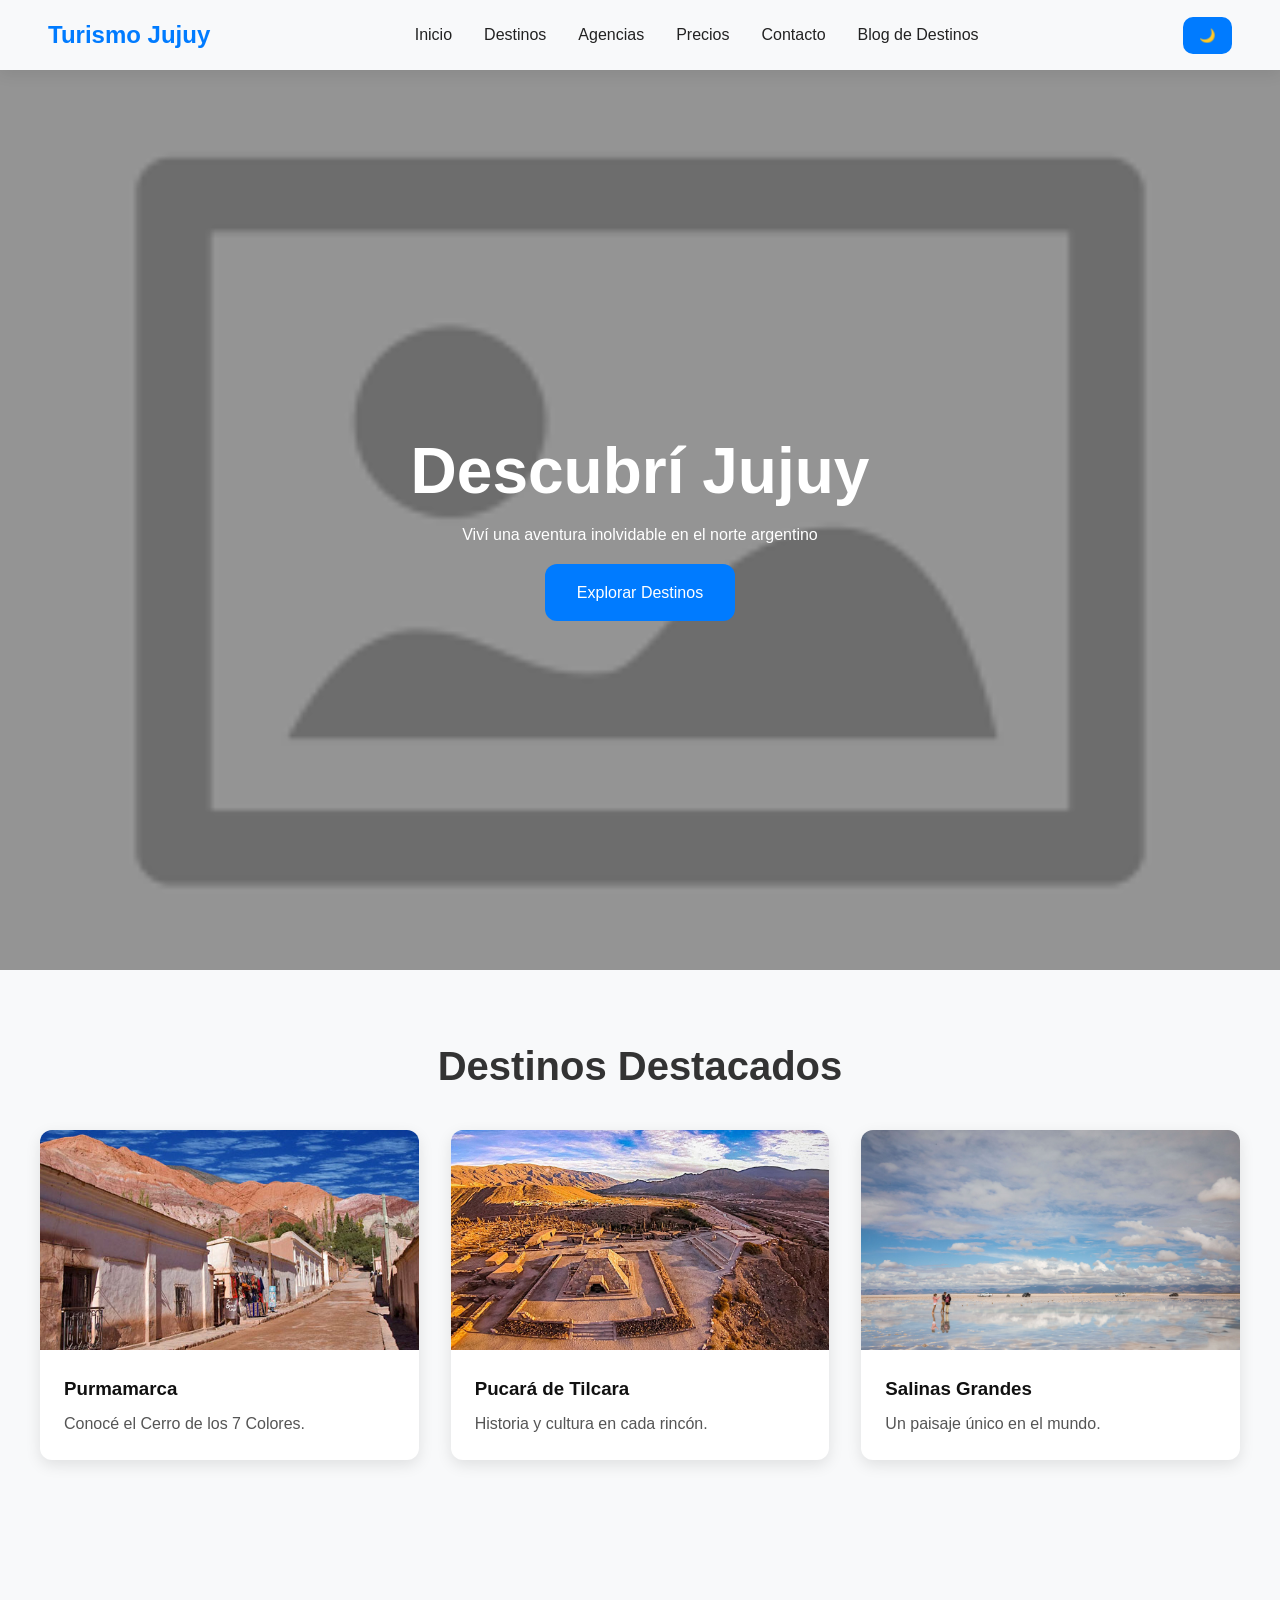
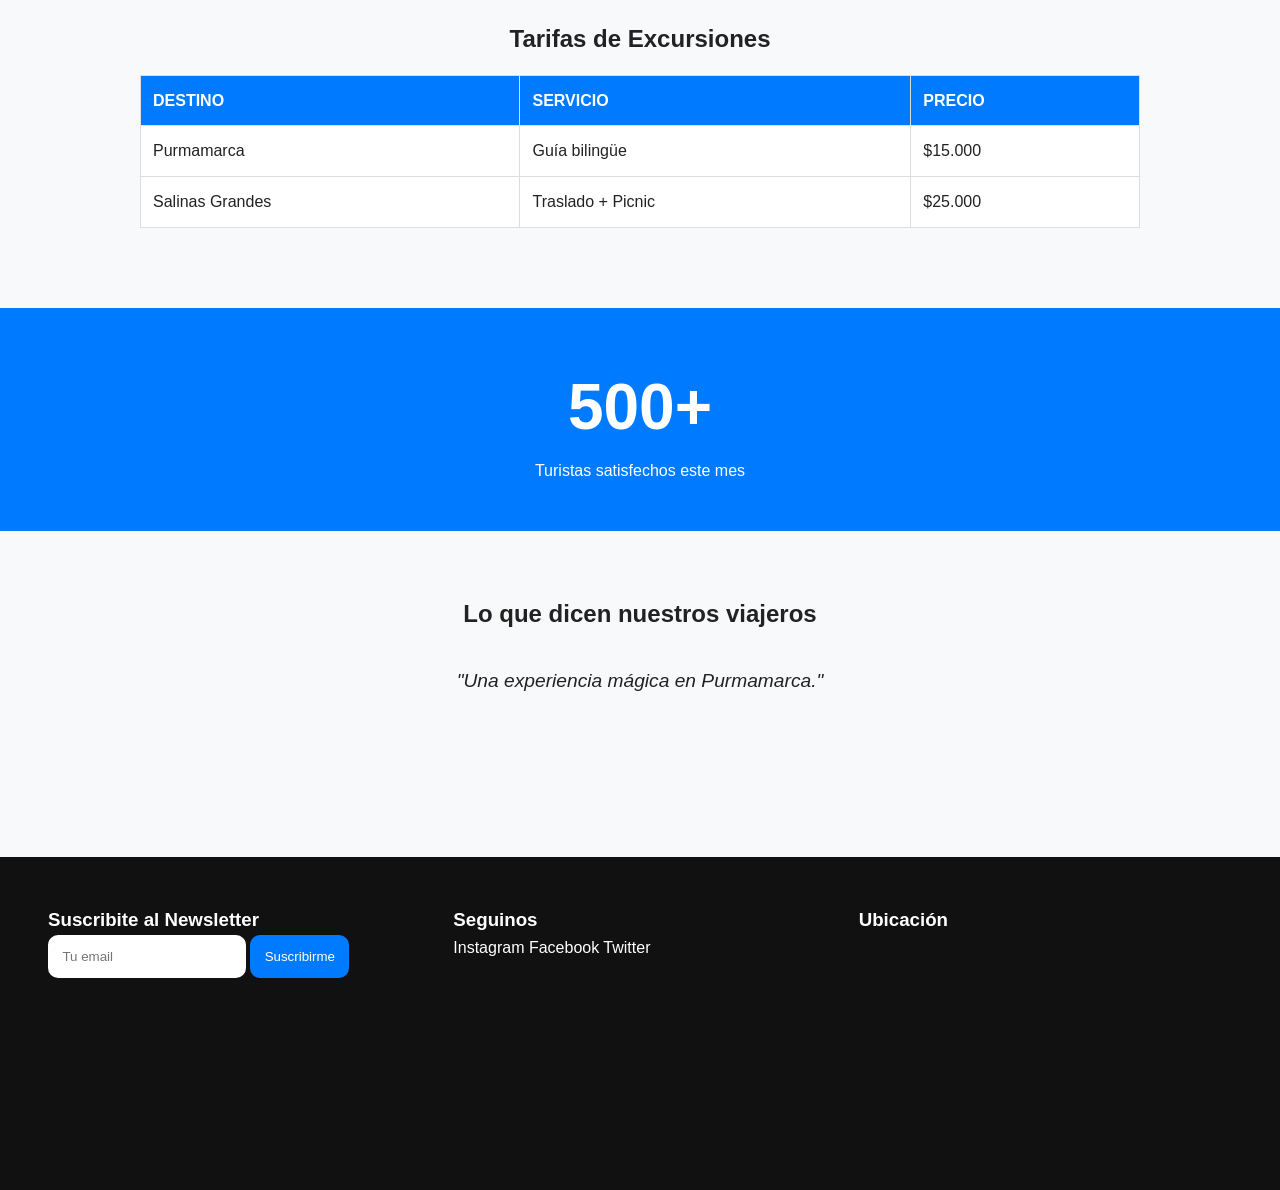
<file: proyecto/views/index.html>
<!DOCTYPE html>
<html lang="es">

<head>
    <meta charset="UTF-8">
    <meta name="viewport" content="width=device-width, initial-scale=1.0">
    <title>Turismo Jujuy</title>

    <link rel="stylesheet" href="../styles/global.css">
    <link rel="stylesheet" href="../styles/index.css">
</head>

<body>
    <!-- HEADER -->
    <header class="header">
        <div class="logo">Turismo Jujuy</div>

        <nav class="navbar">
            <ul class="menu">
                <li><a href="index.html">Inicio</a></li>

                <li class="dropdown">
                    <a href="destinos.html">Destinos</a>

                    <div class="mega-menu">
                        <a href="destinos.html#cultural">Cultural</a>
                        <a href="destinos.html#naturaleza">Naturaleza</a>
                        <a href="destinos.html#playa">Sol y Playa</a>
                        <a href="destinos.html#gastronomia">Gastronomía</a>
                    </div>
                </li>

                <li><a href="agencias.html">Agencias</a></li>
                <li><a href="precios.html">Precios</a></li>
                <li><a href="contacto.html">Contacto</a></li>
                <li><a href="blog.html">Blog de Destinos</a></li>
            </ul>
        </nav>

        <button id="dark-toggle">🌙</button>
    </header>

    <!-- HERO -->
    <section class="hero">
        <video autoplay muted loop playsinline poster="../resources/images/placeholder.png" class="hero-video">
            <source src="../resources/videos/VideoJujuy.mp4.mp4" type="video/mp4">
            Tu navegador no soporta videos.
        </video>

        <div class="hero-overlay">
            <h1>Descubrí Jujuy</h1>
            <p>Viví una aventura inolvidable en el norte argentino</p>
            <a href="destinos.html" class="btn">Explorar Destinos</a>
        </div>
    </section>

    <!-- DESTINOS DESTACADOS -->
    <section class="destacados">
        <h2>Destinos Destacados</h2>

        <div class="cards-container">

            <article class="card">
                <img src="../resources/images/quebrada_de_humahuaca-purmamarca.jpg" alt="Purmamarca">
                <div class="card-content">
                    <h3>Purmamarca</h3>
                    <p>Conocé el Cerro de los 7 Colores.</p>
                </div>
            </article>

            <article class="card">
                <img src="../resources/images/Pucara tilcara.jpg" alt="Humahuaca">
                <div class="card-content">
                    <h3>Pucará de Tilcara</h3>
                    <p>Historia y cultura en cada rincón.</p>
                </div>
            </article>

            <article class="card">
                <img src="../resources/images/Salinasgrandes.jpg" alt="Salinas Grandes">
                <div class="card-content">
                    <h3>Salinas Grandes</h3>
                    <p>Un paisaje único en el mundo.</p>
                </div>
            </article>

        </div>
    </section>
    <!-- TABLA -->
    <section class="precios-referenciales">
        <h2 style="text-align: center; margin-top: 2rem;">Tarifas de Excursiones</h2>
        <table style="width: 100%; border-collapse: collapse; margin: 1rem auto; max-width: 1000px;">
            <thead>
                <tr style="background-color: #007bff; color: white;">
                    <th style="border: 1px solid #ddd; padding: 12px; text-align: left;">Destino</th>
                    <th style="border: 1px solid #ddd; padding: 12px; text-align: left;">Servicio</th>
                    <th style="border: 1px solid #ddd; padding: 12px; text-align: left;">Precio</th>
                </tr>
            </thead>
            <tbody>
                <tr>
                    <td style="border: 1px solid #ddd; padding: 12px;">Purmamarca</td>
                    <td style="border: 1px solid #ddd; padding: 12px;">Guía bilingüe</td>
                    <td style="border: 1px solid #ddd; padding: 12px;">$15.000</td>
                </tr>
                <tr>
                    <td style="border: 1px solid #ddd; padding: 12px;">Salinas Grandes</td>
                    <td style="border: 1px solid #ddd; padding: 12px;">Traslado + Picnic</td>
                    <td style="border: 1px solid #ddd; padding: 12px;">$25.000</td>
                </tr>
            </tbody>
        </table>
    </section>
    <!-- CONTADOR -->
    <section class="contador-section">
        <div class="counter-box">
            <span class="counter">500+</span>
            <p>Turistas satisfechos este mes</p>
        </div>
    </section>

    <!-- TESTIMONIOS -->
    <section class="testimonios">
        <h2>Lo que dicen nuestros viajeros</h2>

        <div class="carousel">
            <div class="slides">
                <div class="testimonial">"Una experiencia mágica en Purmamarca."</div>
                <div class="testimonial">"Paisajes increíbles y excelente atención."</div>
                <div class="testimonial">"Definitivamente volvería otra vez."</div>
            </div>
        </div>
    </section>

    <!-- FOOTER -->
    <footer class="footer">

        <div class="newsletter">
            <h3>Suscribite al Newsletter</h3>
            <form>
                <input type="email" placeholder="Tu email" required>
                <button type="submit">Suscribirme</button>
            </form>
        </div>

        <div class="social">
            <h3>Seguinos</h3>
            <a href="#">Instagram</a>
            <a href="#">Facebook</a>
            <a href="#">Twitter</a>
        </div>

        <div class="map">
            <h3>Ubicación</h3>
            <iframe
                src="https://www.google.com/maps/embed?pb=!1m18!1m12!1m3!1d14559.728864700057!2d-65.3087289!3d-24.1784967!2m3!1f0!2f0!3f0!3m2!1i1024!2i768!4f13.1!3m3!1m2!1s0x940d021665a5893d%3A0x627d3c01c107452d!2sSan%20Salvador%20de%20Jujuy%2C%20Jujuy!5e0!3m2!1ses!2sar!4v1713000000000!5m2!1ses!2sar"
                width="100%" height="200" style="border:0;" allowfullscreen="" loading="lazy"></iframe>
        </div>

    </footer>


    <script src="../resources/scripts/darkmode.js"></script>

</body>

</html>
</file>
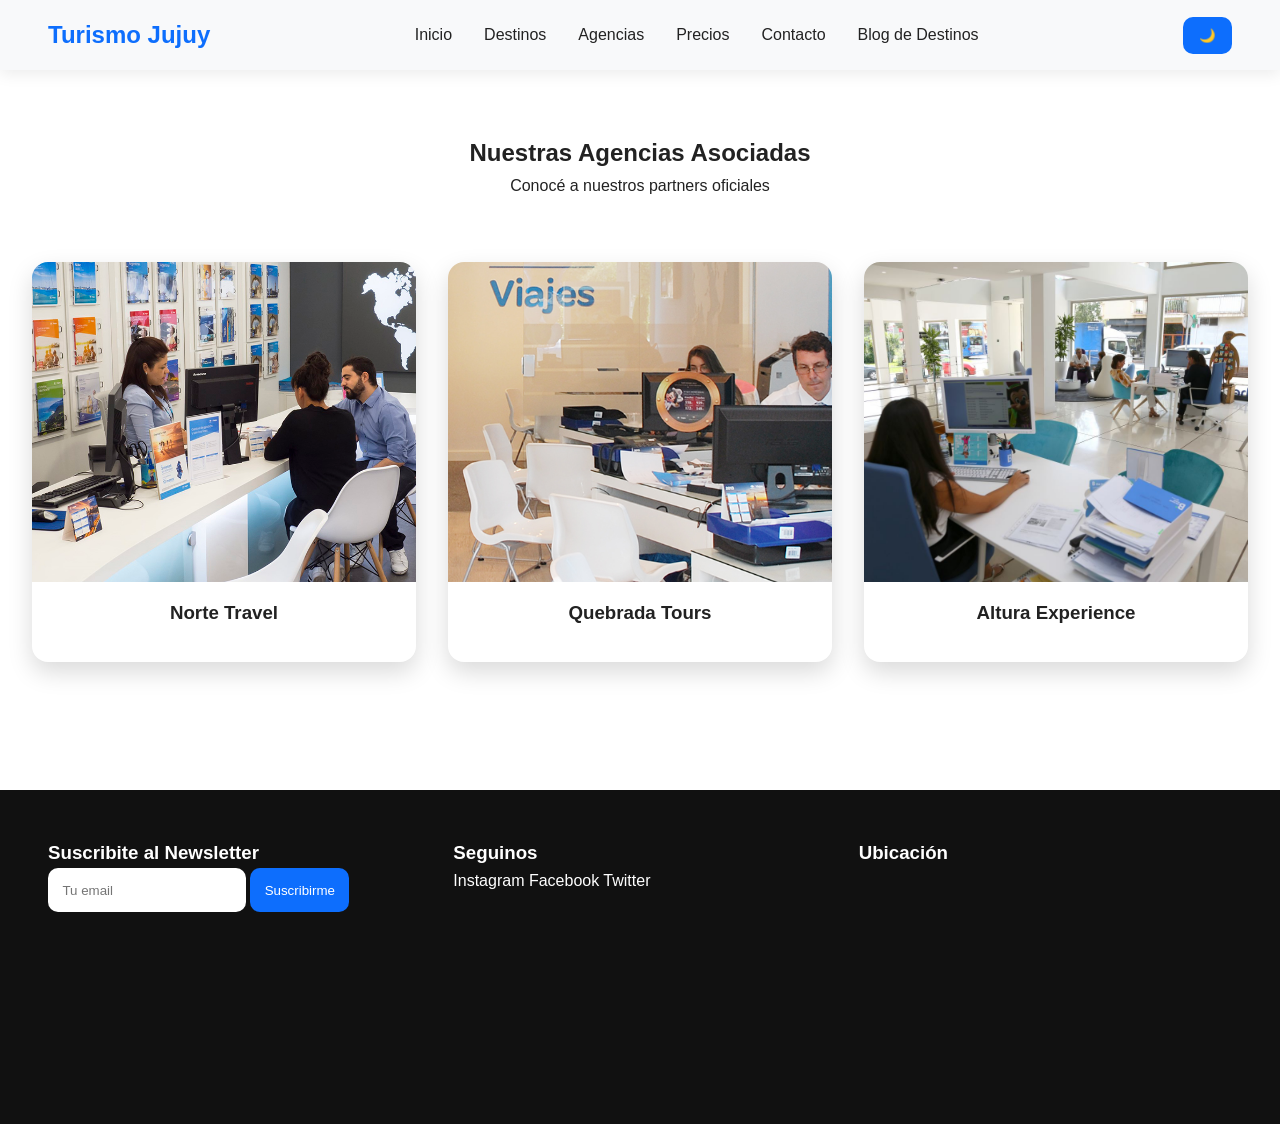
<file: proyecto/views/agencias.html>
<!DOCTYPE html>
<html lang="es">

<head>
    <meta charset="UTF-8">
    <meta name="viewport" content="width=device-width, initial-scale=1.0">
    <title>Agencias</title>

    <link rel="stylesheet" href="../styles/agencias.css">
    <link rel="stylesheet" href="../styles/global.css">
</head>

<body>

    <header class="header">
        <div class="logo">Turismo Jujuy</div>

        <nav class="navbar">
            <ul class="menu">
                <li><a href="index.html">Inicio</a></li>

                <li class="dropdown">
                    <a href="destinos.html">Destinos</a>

                    <div class="mega-menu">
                        <a href="destinos.html#cultural">Cultural</a>
                        <a href="destinos.html#naturaleza">Naturaleza</a>
                        <a href="destinos.html#playa">Sol y Playa</a>
                        <a href="destinos.html#gastronomia">Gastronomía</a>
                    </div>
                </li>

                <li><a href="agencias.html">Agencias</a></li>
                <li><a href="precios.html">Precios</a></li>
                <li><a href="contacto.html">Contacto</a></li>
                <li><a href="blog.html">Blog de Destinos</a></li>
            </ul>
        </nav>

        <button id="dark-toggle">🌙</button>
    </header>

    <main class="agencias-page">

        <section class="agencias-hero">
            <h1>Nuestras Agencias Asociadas</h1>
            <p>Conocé a nuestros partners oficiales</p>
        </section>

        <section class="agencias-grid">

            <!-- Agencia 1 -->
            <article class="flip-card">
                <div class="flip-inner">

                    <div class="flip-front">
                        <img src="../resources/images/nortetravel.jpg" alt="Agencia Norte Travel">
                        <h3>Norte Travel</h3>
                    </div>

                    <div class="flip-back">
                        <h3>Norte Travel</h3>
                        <p>Especialistas en turismo de aventura.</p>
                        <p>+15 años de experiencia.</p>

                        <div class="rating">
                            <span>★</span><span>★</span><span>★</span><span>★</span><span>★</span>
                        </div>
                    </div>

                </div>
            </article>


            <!-- Agencia 2 -->
            <article class="flip-card">
                <div class="flip-inner">

                    <div class="flip-front">
                        <img src="../resources/images/quebradatour.jpg" alt="Agencia Quebrada Tours">
                        <h3>Quebrada Tours</h3>
                    </div>

                    <div class="flip-back">
                        <h3>Quebrada Tours</h3>
                        <p>Recorridos culturales premium.</p>
                        <p>Guías certificados.</p>

                        <div class="rating">
                            <span>★</span><span>★</span><span>★</span><span>★</span><span>★</span>
                        </div>
                    </div>

                </div>
            </article>


            <!-- Agencia 3 -->
            <article class="flip-card">
                <div class="flip-inner">

                    <div class="flip-front">
                        <img src="../resources/images/altura.jpg" alt="Agencia Altura Experience">
                        <h3>Altura Experience</h3>
                    </div>

                    <div class="flip-back">
                        <h3>Altura Experience</h3>
                        <p>Excursiones de montaña y trekking.</p>
                        <p>Paquetes personalizados.</p>

                        <div class="rating">
                            <span>★</span><span>★</span><span>★</span><span>★</span><span>★</span>
                        </div>
                    </div>

                </div>
            </article>

        </section>

    </main>

    <footer class="footer">

        <div class="newsletter">
            <h3>Suscribite al Newsletter</h3>
            <form>
                <input type="email" placeholder="Tu email" required>
                <button type="submit">Suscribirme</button>
            </form>
        </div>

        <div class="social">
            <h3>Seguinos</h3>
            <a href="#">Instagram</a>
            <a href="#">Facebook</a>
            <a href="#">Twitter</a>
        </div>

        <div class="map">
            <h3>Ubicación</h3>
            <iframe src="https://www.google.com/maps/embed?pb=!1m18..." loading="lazy">
            </iframe>
        </div>

    </footer>


    <script src="../resources/scripts/darkmode.js"></script>

</body>

</html>
</file>
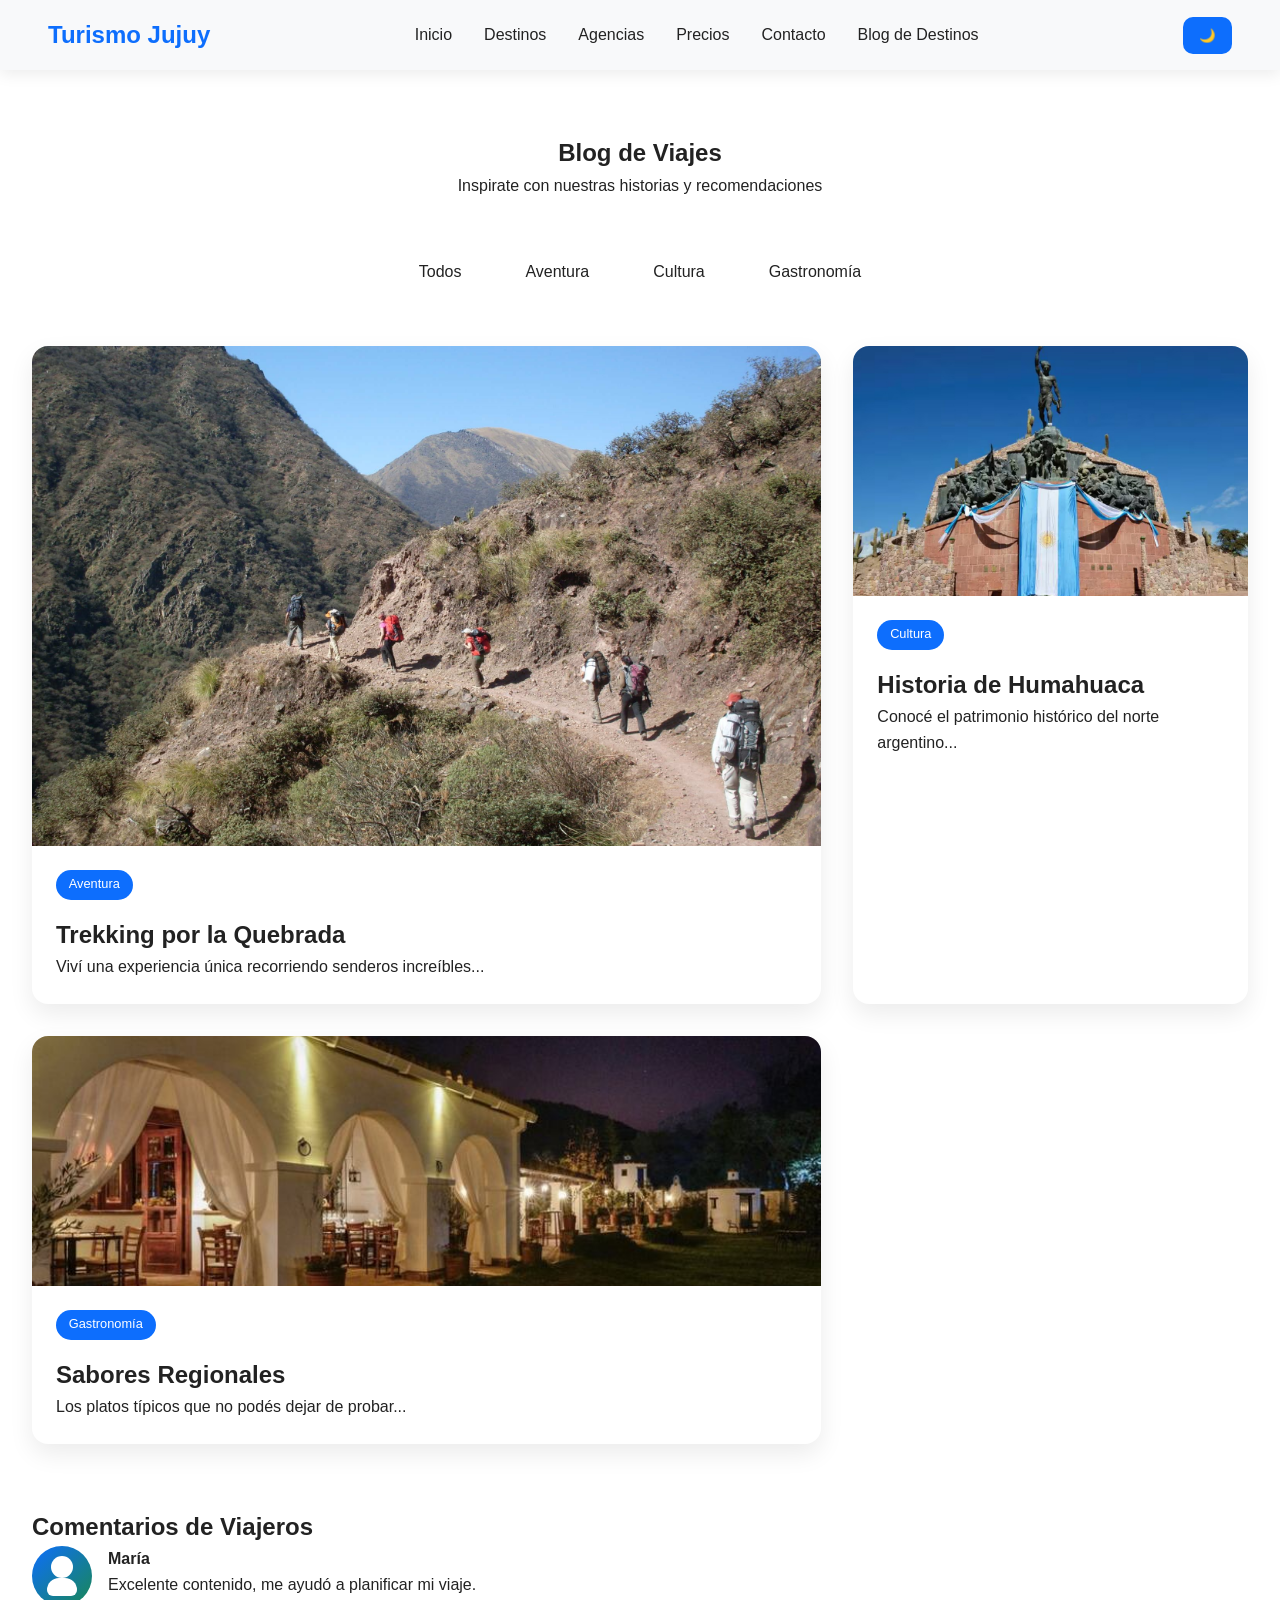
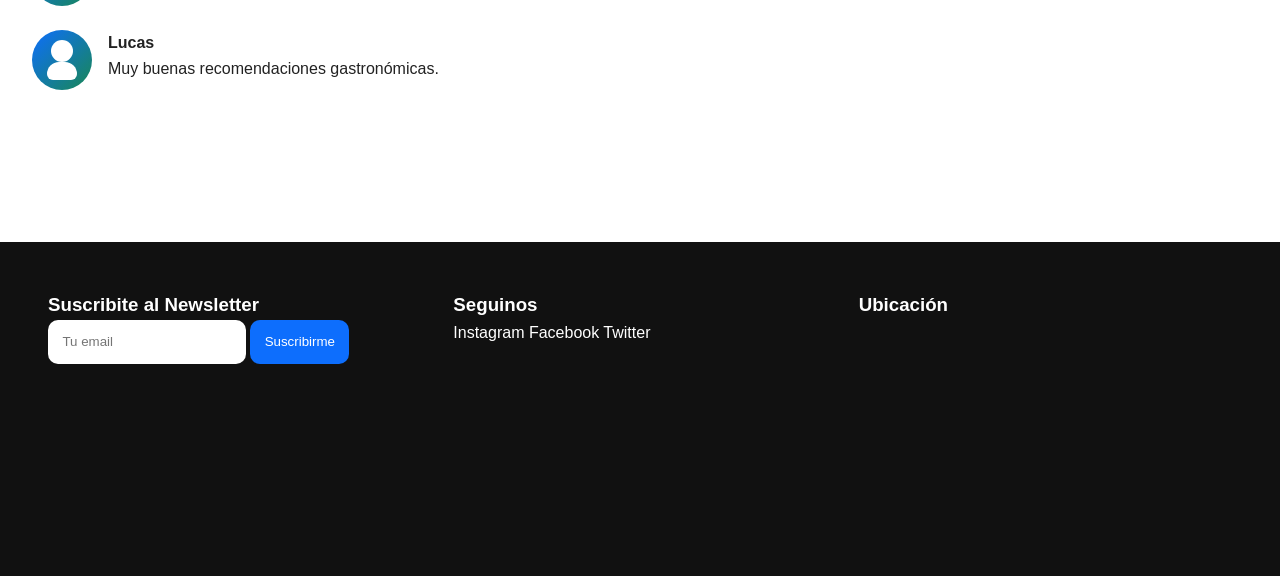
<file: proyecto/views/blog.html>
<!DOCTYPE html>
<html lang="es">

<head>
    <meta charset="UTF-8">
    <meta name="viewport" content="width=device-width, initial-scale=1.0">
    <title>Blog de Destinos</title>

    <link rel="stylesheet" href="../styles/global.css">
    <link rel="stylesheet" href="../styles/blog.css">
</head>

<body>

    <header class="header">
        <div class="logo">Turismo Jujuy</div>

        <nav class="navbar">
            <ul class="menu">
                <li><a href="index.html">Inicio</a></li>

                <li class="dropdown">
                    <a href="destinos.html">Destinos</a>

                    <div class="mega-menu">
                        <a href="destinos.html#cultural">Cultural</a>
                        <a href="destinos.html#naturaleza">Naturaleza</a>
                        <a href="destinos.html#playa">Sol y Playa</a>
                        <a href="destinos.html#gastronomia">Gastronomía</a>
                    </div>
                </li>

                <li><a href="agencias.html">Agencias</a></li>
                <li><a href="precios.html">Precios</a></li>
                <li><a href="contacto.html">Contacto</a></li>
                <li><a href="blog.html">Blog de Destinos</a></li>
            </ul>
        </nav>

        <button id="dark-toggle">🌙</button>
    </header>

    <main class="blog-page">

        <section class="blog-header">
            <h1>Blog de Viajes</h1>
            <p>Inspirate con nuestras historias y recomendaciones</p>
        </section>

        <!-- FILTROS -->
        <section class="blog-filters">

            <input type="radio" name="blog-filter" id="all" checked>
            <input type="radio" name="blog-filter" id="aventura">
            <input type="radio" name="blog-filter" id="cultura">
            <input type="radio" name="blog-filter" id="gastronomia">

            <div class="filter-buttons">
                <label for="all">Todos</label>
                <label for="aventura">Aventura</label>
                <label for="cultura">Cultura</label>
                <label for="gastronomia">Gastronomía</label>
            </div>

        </section>

        <!-- GRID ESTILO REVISTA -->
        <section class="blog-grid">

            <article class="post aventura reveal">
                <img src="../resources/images/trekking.jpg" alt="Trekking en la Quebrada">
                <div class="post-content">
                    <span class="tag">Aventura</span>
                    <h2>Trekking por la Quebrada</h2>
                    <p>Viví una experiencia única recorriendo senderos increíbles...</p>
                </div>
            </article>

            <article class="post cultura reveal">
                <img src="../resources/images/humahuacablog.jpg" alt="Historia de Humahuaca">
                <div class="post-content">
                    <span class="tag">Cultura</span>
                    <h2>Historia de Humahuaca</h2>
                    <p>Conocé el patrimonio histórico del norte argentino...</p>
                </div>
            </article>

            <article class="post gastronomia reveal">
                <img src="../resources/images/restaurante.jpg" alt="Restaurante">
                <div class="post-content">
                    <span class="tag">Gastronomía</span>
                    <h2>Sabores Regionales</h2>
                    <p>Los platos típicos que no podés dejar de probar...</p>
                </div>
            </article>

        </section>


        <!-- COMENTARIOS -->
        <section class="comentarios">
            <h2>Comentarios de Viajeros</h2>

            <div class="comentario">
                <div class="avatar"></div>
                <div class="texto">
                    <h4>María</h4>
                    <p>Excelente contenido, me ayudó a planificar mi viaje.</p>
                </div>
            </div>

            <div class="comentario">
                <div class="avatar"></div>
                <div class="texto">
                    <h4>Lucas</h4>
                    <p>Muy buenas recomendaciones gastronómicas.</p>
                </div>
            </div>
        </section>

    </main>

    <footer class="footer">

        <div class="newsletter">
            <h3>Suscribite al Newsletter</h3>
            <form>
                <input type="email" placeholder="Tu email" required>
                <button type="submit">Suscribirme</button>
            </form>
        </div>

        <div class="social">
            <h3>Seguinos</h3>
            <a href="#">Instagram</a>
            <a href="#">Facebook</a>
            <a href="#">Twitter</a>
        </div>

        <div class="map">
            <h3>Ubicación</h3>
            <iframe src="https://www.google.com/maps/embed?pb=!1m18..." loading="lazy">
            </iframe>
        </div>

    </footer>


    <script src="../resources/scripts/darkmode.js"></script>

</body>

</html>
</file>
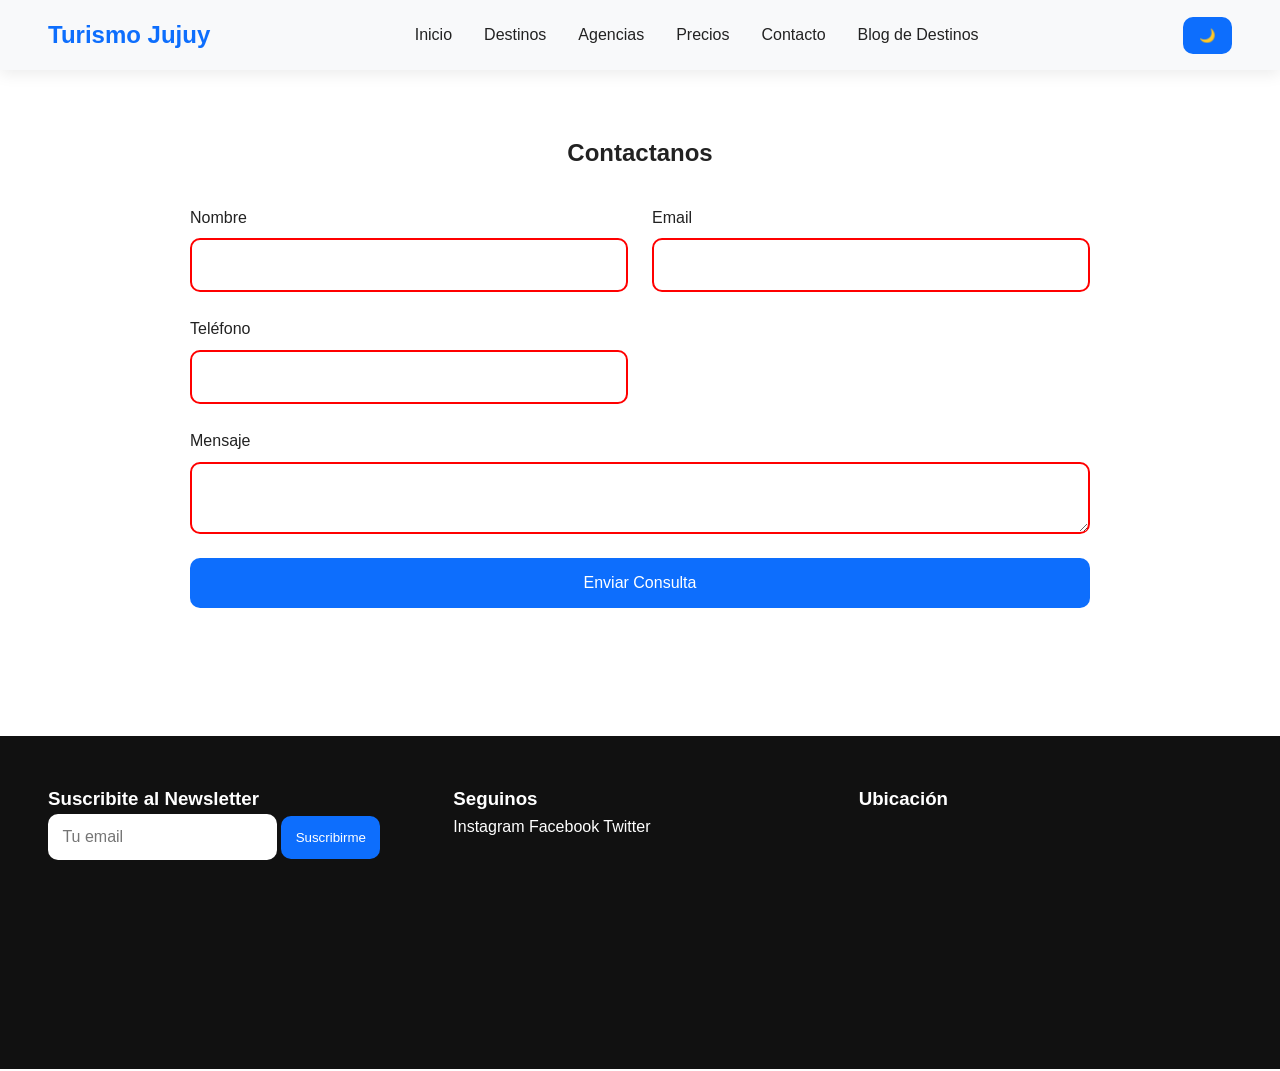
<file: proyecto/views/contacto.html>
<!DOCTYPE html>
<html lang="es">

<head>
    <meta charset="UTF-8">
    <meta name="viewport" content="width=device-width, initial-scale=1.0">
    <title>Contacto</title>

    <link rel="stylesheet" href="../styles/contacto.css">
    <link rel="stylesheet" href="../styles/global.css">
</head>

<body>

    <header class="header">
        <div class="logo">Turismo Jujuy</div>

        <nav class="navbar">
            <ul class="menu">
                <li><a href="index.html">Inicio</a></li>

                <li class="dropdown">
                    <a href="destinos.html">Destinos</a>

                    <div class="mega-menu">
                        <a href="destinos.html#cultural">Cultural</a>
                        <a href="destinos.html#naturaleza">Naturaleza</a>
                        <a href="destinos.html#playa">Sol y Playa</a>
                        <a href="destinos.html#gastronomia">Gastronomía</a>
                    </div>
                </li>

                <li><a href="agencias.html">Agencias</a></li>
                <li><a href="precios.html">Precios</a></li>
                <li><a href="contacto.html">Contacto</a></li>
                <li><a href="blog.html">Blog de Destinos</a></li>
            </ul>
        </nav>

        <button id="dark-toggle">🌙</button>
    </header>

    <main class="contact-page">

        <section class="contact-container">
            <h1>Contactanos</h1>

            <form id="contactForm" class="contact-form">

                <div class="form-group">
                    <label>Nombre</label>
                    <input type="text" required minlength="3">
                </div>

                <div class="form-group">
                    <label>Email</label>
                    <input type="email" required>
                </div>

                <div class="form-group">
                    <label>Teléfono</label>
                    <input type="tel" pattern="[0-9]{10}" required>
                </div>

                <div class="form-group full">
                    <label>Mensaje</label>
                    <textarea required minlength="10"></textarea>
                </div>

                <button type="submit" class="submit-btn">
                    Enviar Consulta
                </button>

                <div class="spinner" id="spinner"></div>

            </form>
        </section>

    </main>

    <footer class="footer">

        <div class="newsletter">
            <h3>Suscribite al Newsletter</h3>
            <form>
                <input type="email" placeholder="Tu email" required>
                <button type="submit">Suscribirme</button>
            </form>
        </div>

        <div class="social">
            <h3>Seguinos</h3>
            <a href="#">Instagram</a>
            <a href="#">Facebook</a>
            <a href="#">Twitter</a>
        </div>

        <div class="map">
            <h3>Ubicación</h3>
            <iframe src="https://www.google.com/maps/embed?pb=!1m18..." loading="lazy">
            </iframe>
        </div>

    </footer>

    <!-- MODAL -->
    <div class="modal" id="successModal">
        <div class="modal-content">
            <h2>¡Consulta enviada!</h2>
            <p>Nos pondremos en contacto pronto.</p>
            <button id="closeModal">Cerrar</button>
        </div>
    </div>

    <script src="../resources/scripts/contacto.js"></script>
    <script src="../resources/scripts/darkmode.js"></script>

</body>

</html>
</file>
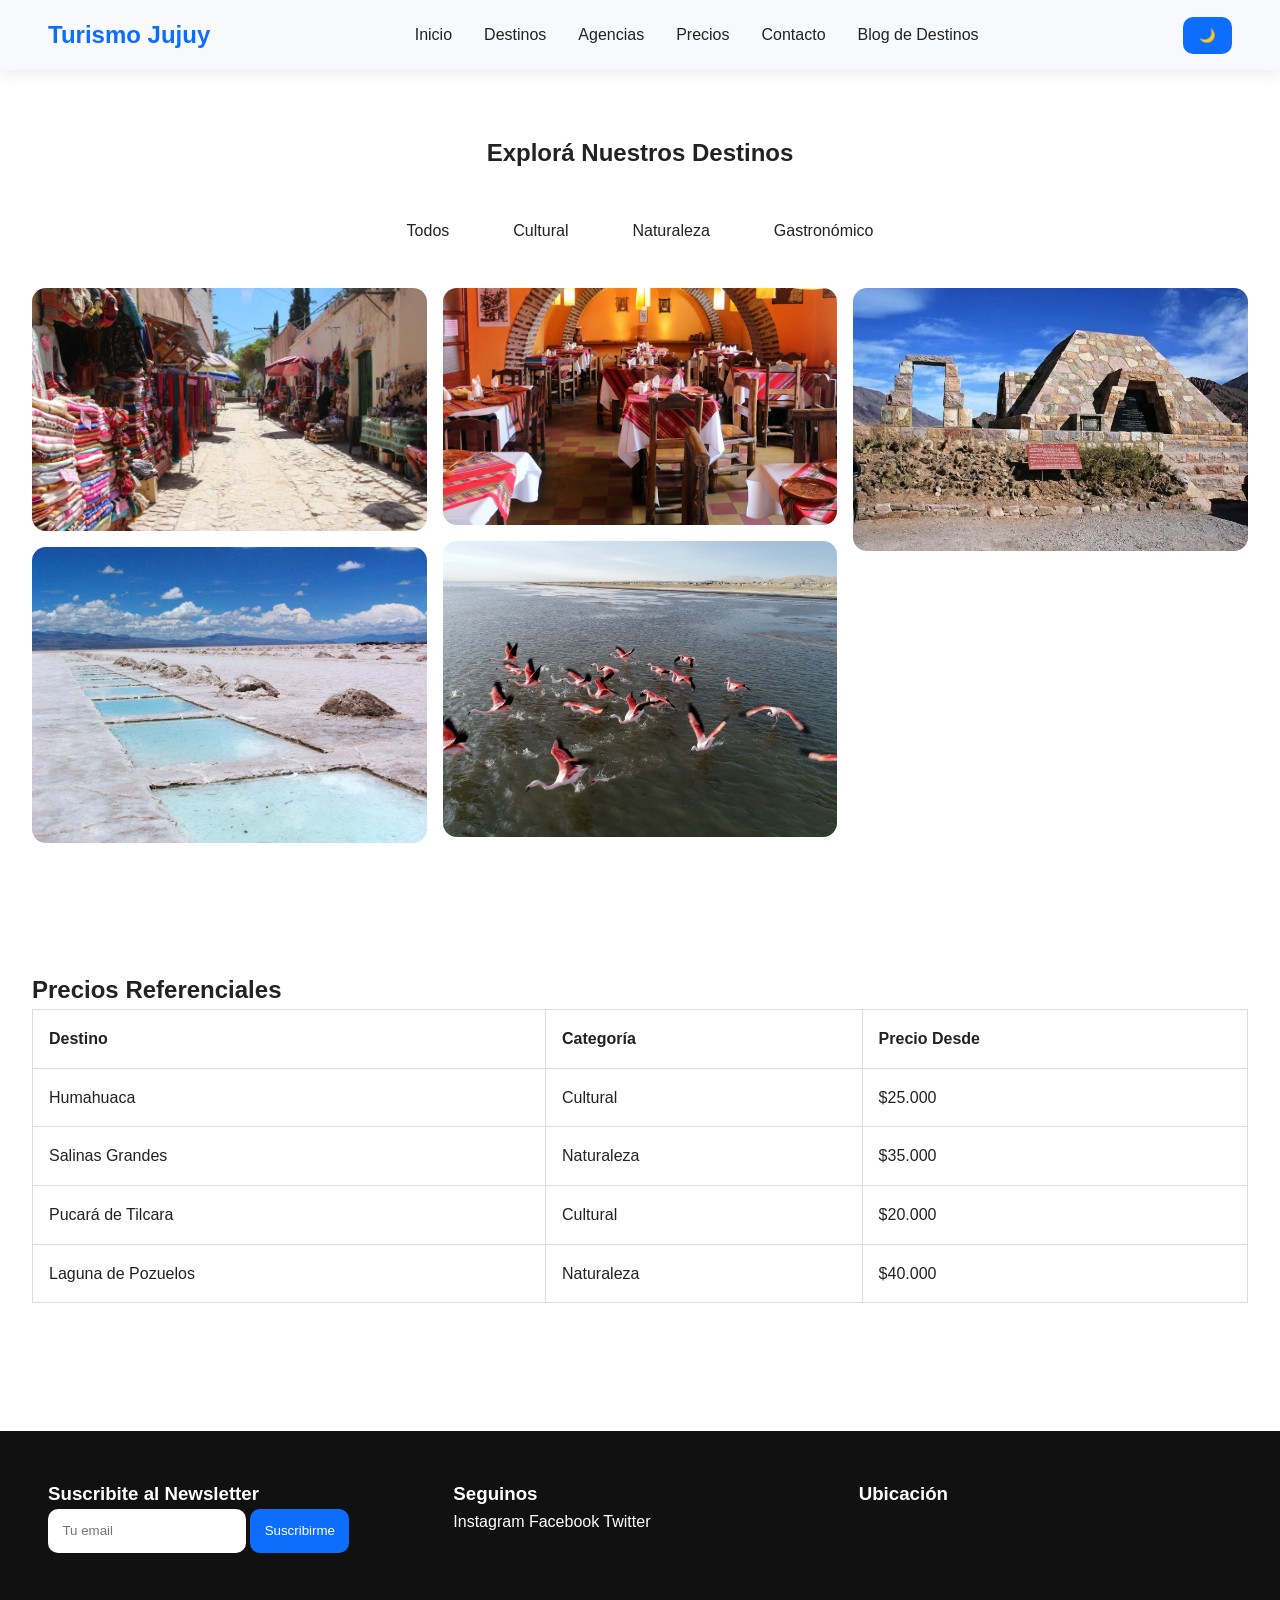
<file: proyecto/views/destinos.html>
<!DOCTYPE html>
<html lang="es">

<head>
    <meta charset="UTF-8">
    <meta name="viewport" content="width=device-width, initial-scale=1.0">
    <title>Destinos</title>

    <link rel="stylesheet" href="../styles/global.css">
    <link rel="stylesheet" href="../styles/destinos.css">
</head>

<body>

    <header class="header">
        <div class="logo">Turismo Jujuy</div>

        <nav class="navbar">
            <ul class="menu">
                <li><a href="index.html">Inicio</a></li>

                <li class="dropdown">
                    <a href="destinos.html">Destinos</a>

                    <div class="mega-menu">
                        <a href="destinos.html#cultural">Cultural</a>
                        <a href="destinos.html#naturaleza">Naturaleza</a>
                        <a href="destinos.html#playa">Sol y Playa</a>
                        <a href="destinos.html#gastronomia">Gastronomía</a>
                    </div>
                </li>

                <li><a href="agencias.html">Agencias</a></li>
                <li><a href="precios.html">Precios</a></li>
                <li><a href="contacto.html">Contacto</a></li>
                <li><a href="blog.html">Blog de Destinos</a></li>
            </ul>
        </nav>

        <button id="dark-toggle">🌙</button>
    </header>

    <main>

        <!-- FILTROS -->
        <section class="filtros">
            <h1>Explorá Nuestros Destinos</h1>

            <input type="radio" name="categoria" id="all" checked>
            <input type="radio" name="categoria" id="cultural">
            <input type="radio" name="categoria" id="naturaleza">
            <input type="radio" name="categoria" id="gastronomico">

            <div class="filter-buttons">
                <label for="all">Todos</label>
                <label for="cultural">Cultural</label>
                <label for="naturaleza">Naturaleza</label>
                <label for="gastronomico">Gastronómico</label>
            </div>


            <!-- GALERÍA -->
            <div class="galeria">

                <article class="destino cultural">
                    <img src="../resources/images/humahuaca.png" alt="Humahuaca">
                    <div class="overlay">
                        <h3>Humahuaca</h3>
                        <p>Historia y cultura del norte.</p>
                    </div>
                </article>

                <article class="destino naturaleza">
                    <img src="../resources/images/salinas.jpg" alt="Salinas Grandes">
                    <div class="overlay">
                        <h3>Salinas Grandes</h3>
                        <p>Paisaje natural único.</p>
                    </div>
                </article>

                <article class="destino gastronomico">
                    <img src="../resources/images/saboresjuj.jpg" alt="Sabores Jujeños">
                    <div class="overlay">
                        <h3>Sabores Jujeños</h3>
                        <p>La mejor gastronomía regional.</p>
                    </div>
                </article>

                <article class="destino naturaleza">
                    <img src="../resources/images/pozuelos.jpg" alt="Laguna de Pozuelos">
                    <div class="overlay">
                        <h3>Laguna de Pozuelos</h3>
                        <p>Reserva natural protegida.</p>
                    </div>
                </article>

                <article class="destino cultural">
                    <img src="../resources/images/pucara.jpg" alt="Pucará de Tilcara">
                    <div class="overlay">
                        <h3>Pucará de Tilcara</h3>
                        <p>Patrimonio arqueológico.</p>
                    </div>
                </article>

            </div>
        </section>


        <!-- TABLA RESPONSIVE -->
        <section class="tabla-precios">
            <h2>Precios Referenciales</h2>

            <div class="table-wrapper">
                <table>
                    <thead>
                        <tr>
                            <th>Destino</th>
                            <th>Categoría</th>
                            <th>Precio Desde</th>
                        </tr>
                    </thead>
                    <tbody>
                        <tr>
                            <td>Humahuaca</td>
                            <td>Cultural</td>
                            <td>$25.000</td>
                        </tr>
                        <tr>
                            <td>Salinas Grandes</td>
                            <td>Naturaleza</td>
                            <td>$35.000</td>
                        </tr>
                        <tr>
                            <td>Pucará de Tilcara</td>
                            <td>Cultural</td>
                            <td>$20.000</td>
                        </tr>
                        <tr>
                            <td>Laguna de Pozuelos</td>
                            <td>Naturaleza</td>
                            <td>$40.000</td>
                        </tr>
                    </tbody>
                </table>
            </div>
        </section>

    </main>

    <footer class="footer">

        <div class="newsletter">
            <h3>Suscribite al Newsletter</h3>
            <form>
                <input type="email" placeholder="Tu email" required>
                <button type="submit">Suscribirme</button>
            </form>
        </div>

        <div class="social">
            <h3>Seguinos</h3>
            <a href="#">Instagram</a>
            <a href="#">Facebook</a>
            <a href="#">Twitter</a>
        </div>

        <div class="map">
            <h3>Ubicación</h3>
            <iframe src="https://www.google.com/maps/embed?pb=!1m18..." loading="lazy">
            </iframe>
        </div>

    </footer>


    <script src="../resources/scripts/darkmode.js"></script>
</body>

</html>
</file>
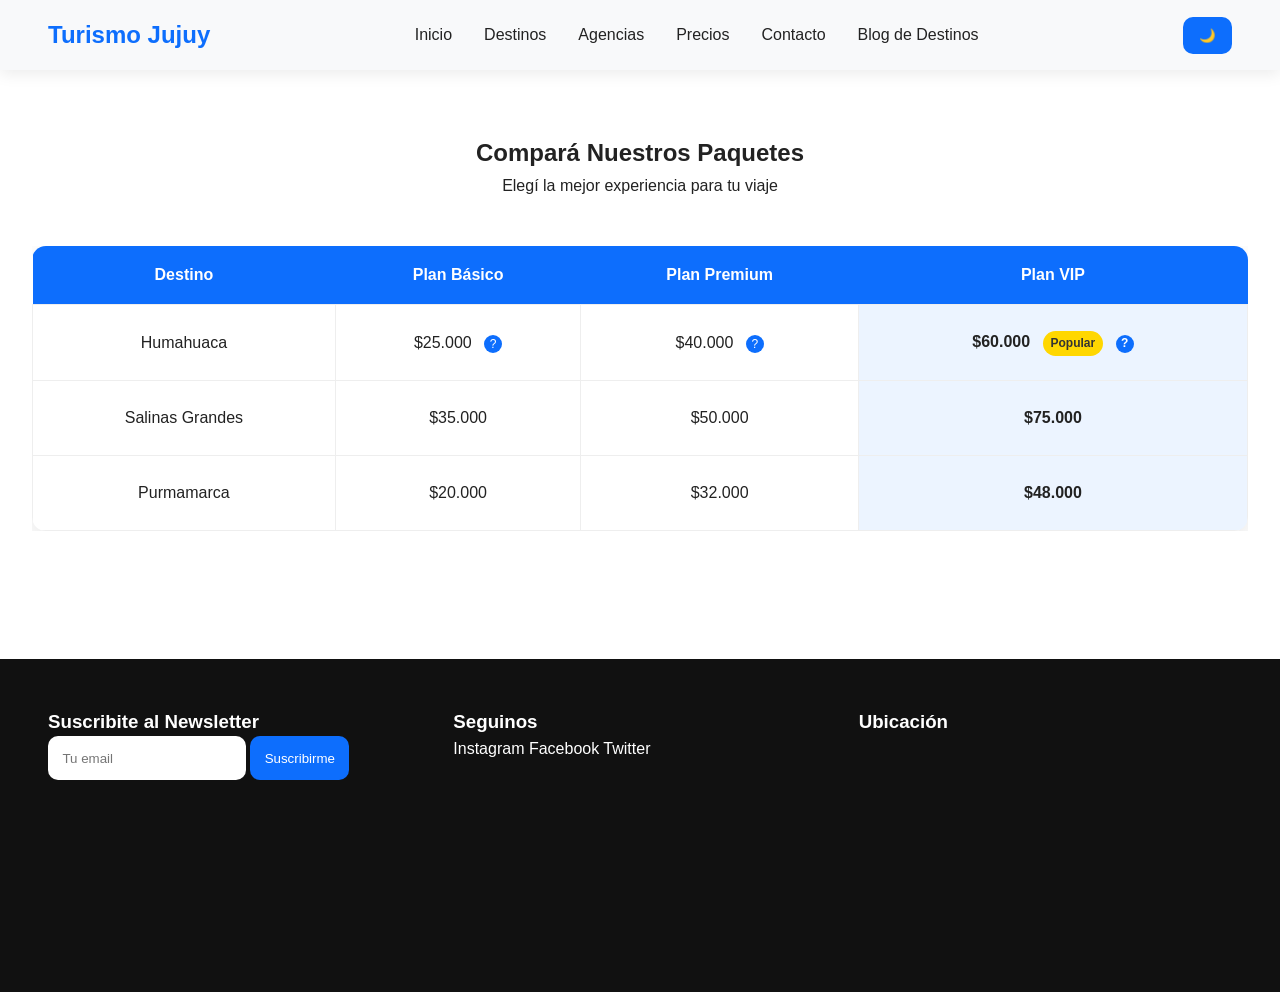
<file: proyecto/views/precios.html>
<!DOCTYPE html>
<html lang="es">

<head>
    <meta charset="UTF-8">
    <meta name="viewport" content="width=device-width, initial-scale=1.0">
    <title>Precios</title>

    <link rel="stylesheet" href="../styles/precios.css">
    <link rel="stylesheet" href="../styles/global.css">
</head>

<body>

    <header class="header">
        <div class="logo">Turismo Jujuy</div>

        <nav class="navbar">
            <ul class="menu">
                <li><a href="index.html">Inicio</a></li>

                <li class="dropdown">
                    <a href="destinos.html">Destinos</a>

                    <div class="mega-menu">
                        <a href="destinos.html#cultural">Cultural</a>
                        <a href="destinos.html#naturaleza">Naturaleza</a>
                        <a href="destinos.html#playa">Sol y Playa</a>
                        <a href="destinos.html#gastronomia">Gastronomía</a>
                    </div>
                </li>

                <li><a href="agencias.html">Agencias</a></li>
                <li><a href="precios.html">Precios</a></li>
                <li><a href="contacto.html">Contacto</a></li>
                <li><a href="blog.html">Blog de Destinos</a></li>
            </ul>
        </nav>

        <button id="dark-toggle">🌙</button>
    </header>

    <main class="precios-page">

        <section class="pricing-hero">
            <h1>Compará Nuestros Paquetes</h1>
            <p>Elegí la mejor experiencia para tu viaje</p>
        </section>

        <section class="pricing-table-section">
            <div class="table-wrapper">
                <table class="pricing-table">

                    <thead>
                        <tr>
                            <th>Destino</th>
                            <th>Plan Básico</th>
                            <th>Plan Premium</th>
                            <th>Plan VIP</th>
                        </tr>
                    </thead>

                    <tbody>
                        <tr>
                            <td>Humahuaca</td>

                            <td>
                                $25.000
                                <span class="tooltip">
                                    ?
                                    <span class="tooltip-text">
                                        Incluye transporte ida/vuelta
                                    </span>
                                </span>
                            </td>

                            <td>
                                $40.000
                                <span class="tooltip">
                                    ?
                                    <span class="tooltip-text">
                                        Transporte + Guía + Almuerzo
                                    </span>
                                </span>
                            </td>

                            <td class="featured">
                                $60.000
                                <span class="badge">Popular</span>
                                <span class="tooltip">
                                    ?
                                    <span class="tooltip-text">
                                        Todo incluido + Atención VIP
                                    </span>
                                </span>
                            </td>
                        </tr>

                        <tr>
                            <td>Salinas Grandes</td>
                            <td>$35.000</td>
                            <td>$50.000</td>
                            <td class="featured">$75.000</td>
                        </tr>

                        <tr>
                            <td>Purmamarca</td>
                            <td>$20.000</td>
                            <td>$32.000</td>
                            <td class="featured">$48.000</td>
                        </tr>

                    </tbody>

                </table>
            </div>
        </section>

    </main>

    <footer class="footer">

        <div class="newsletter">
            <h3>Suscribite al Newsletter</h3>
            <form>
                <input type="email" placeholder="Tu email" required>
                <button type="submit">Suscribirme</button>
            </form>
        </div>

        <div class="social">
            <h3>Seguinos</h3>
            <a href="#">Instagram</a>
            <a href="#">Facebook</a>
            <a href="#">Twitter</a>
        </div>

        <div class="map">
            <h3>Ubicación</h3>
            <iframe src="https://www.google.com/maps/embed?pb=!1m18..." loading="lazy">
            </iframe>
        </div>

    </footer>


    <script src="../resources/scripts/darkmode.js"></script>

</body>

</html>
</file>
<file: proyecto/styles/global.css>
:root{
    --primary:#0d6efd;
    --secondary:#198754;

    --bg-color:#ffffff;
    --surface-color:#f8f9fa;
    --text-color:#222222;
    --text-muted:#555555;

    --footer-bg:#111111;
    --footer-text:#ffffff;

    --card-bg:#ffffff;
    --border-color:#dddddd;
}

.header{
    position:sticky;
    top:0;
    z-index:1000;

    display:flex;
    justify-content:space-between;
    align-items:center;

    padding:1rem 3rem;
    background:var(--surface-color);
    backdrop-filter:blur(10px);

    box-shadow:0 4px 15px rgba(0,0,0,.08);
}

.logo{
    font-size:1.5rem;
    font-weight:bold;
    color:var(--primary);
}

.menu{
    color:var(--text-color);
    display:flex;
    list-style:none;
    gap:2rem;
    align-items:center;
}

.menu a{
    position:relative;
    font-weight:500;
    transition:.3s;
}

.menu a::after{
    content:"";
    position:absolute;
    left:0;
    bottom:-4px;
    width:0;
    height:2px;
    background:var(--primary);
    transition:.3s;
}

.menu a:hover::after{
    width:100%;
}

.dropdown{
    position:relative;
}

.mega-menu{
    position:absolute;
    top:120%;
    left:0;

    display:flex;
    flex-direction:column;

    min-width:220px;
    background:white;

    border-radius:12px;
    box-shadow:0 10px 30px rgba(0,0,0,.15);

    opacity:0;
    visibility:hidden;
    transform:translateY(10px);

    transition:.3s;
}

.dropdown:hover .mega-menu{
    opacity:1;
    visibility:visible;
    transform:translateY(0);
}

.mega-menu a{
    padding:1rem;
}

.mega-menu a:hover{
    background:#f5f5f5;
}

.dark-mode{
    --bg-color:#121212;
    --surface-color:#1e1e1e;
    --text-color:#f5f5f5;
    --text-muted:#cccccc;

    --footer-bg:#0a0a0a;
    --footer-text:#ffffff;

    --card-bg:#1f1f1f;
    --border-color:#333333;
}

#dark-toggle{
    border:none;
    background:var(--primary);
    color:white;
    padding:.7rem 1rem;
    border-radius:10px;
    transition:.3s;
}

#dark-toggle:hover{
    transform:scale(1.08);
}

.footer{
    display:grid;
    grid-template-columns:repeat(auto-fit,minmax(250px,1fr));
    gap:2rem;

    padding:3rem;
    margin-top:4rem;

    background:#111;
    color:white;
}

.footer-section{
    display:flex;
    flex-direction:column;
    gap:1rem;
}

.footer input{
    padding:.9rem;
    border:none;
    border-radius:10px;
}

.footer button{
    padding:.9rem;
    border:none;
    border-radius:10px;
    background:var(--primary);
    color:white;
}

.footer iframe{
    width:100%;
    height:200px;
    border:none;
    border-radius:12px;
}

*{
    margin:0;
    padding:0;
    box-sizing:border-box;
}

body{
    font-family:Arial, sans-serif;
    background:var(--bg-color);
    color:var(--text-color);
    line-height:1.6;
}

img{
    max-width:100%;
    display:block;
}

a{
    text-decoration:none;
    color:inherit;
}

button{
    cursor:pointer;
}

html{
    scroll-behavior:smooth;
}

@media (max-width: 900px){
    .header{
        flex-direction:column;
        gap:1rem;
        padding:1rem;
    }

    .menu{
        flex-wrap:wrap;
        justify-content:center;
        gap:1rem;
    }

    .mega-menu{
        position:static;
        opacity:1;
        visibility:visible;
        transform:none;
        box-shadow:none;
        background:transparent;
        min-width:auto;
        display:none;
    }

    .dropdown:hover .mega-menu{
        display:flex;
    }
}
</file>
<file: proyecto/styles/index.css>
/* <------ VARIABLES Y GLOBALES ------> */
:root {
    --primary: #007bff;
    --radius: 12px;
    --transition: 0.3s ease;
}

html, body {
    overflow-x: hidden;
    background-color: #f8f9fa;
    margin: 0;
    font-family: Arial, sans-serif;
    transition: background-color 0.3s, color 0.3s;
}

/* <------ HERO CON VIDEO ------> */
.hero {
    position: relative;
    height: 100vh;
    overflow: hidden;
}

.hero video {
    width: 100%;
    height: 100%;
    object-fit: cover;
}

.hero-overlay {
    position: absolute;
    inset: 0;
    background: rgba(0, 0, 0, .4);
    display: flex;
    flex-direction: column;
    justify-content: center;
    align-items: center;
    color: white;
    text-align: center;
    animation: fadeUp 1.5s ease;
}

.hero-overlay h1 {
    font-size: 4rem;
    margin: 0;
}

.btn {
    margin-top: 1rem;
    background: var(--primary);
    color: white;
    padding: 1rem 2rem;
    border-radius: var(--radius);
    text-decoration: none;
    transition: var(--transition);
    display: inline-block;
}

.btn:hover {
    transform: scale(1.05);
    background: #0056b3;
}

/* <------ DESTACADOS (CARDS) ------> */
.destacados {
    padding: 4rem 2rem;
    text-align: center;
}

.destacados h2 {
    font-size: 2.5rem;
    margin-bottom: 2rem;
    color: #333;
}

.cards-container {
    display: grid;
    grid-template-columns: repeat(auto-fit, minmax(280px, 1fr));
    gap: 2rem;
    max-width: 1200px;
    margin: 0 auto;
}

.card {
    background: white;
    border-radius: var(--radius);
    overflow: hidden;
    box-shadow: 0 5px 15px rgba(0, 0, 0, .1);
    transition: transform 0.3s ease, box-shadow 0.3s ease;
}

.card img {
    width: 100%;
    height: 220px;
    object-fit: cover;
    transition: 0.4s;
}

.card:hover {
    transform: translateY(-10px);
    box-shadow: 0 10px 30px rgba(0,0,0,0.2);
}

.card:hover img {
    transform: scale(1.1);
}

.card-content {
    padding: 1.5rem;
    text-align: left;
}

.card-content h3 {
    margin: 0 0 0.5rem 0;
    color: #111;
}

.card-content p {
    color: #555;
    font-size: 1rem;
    line-height: 1.5;
    margin: 0;
}

/* <------ CONTADOR ------> */
.contador-section {
    background: var(--primary);
    color: white;
    text-align: center;
    padding: 3rem 2rem; /* Ajustado para que no sea gigante */
}

.counter {
    font-size: 4rem;
    font-weight: bold;
    display: block;
    animation: pulse 2s infinite;
}

/* <------ TABLA DE PRECIOS ------> */
.precios-referenciales {
    padding: 4rem 2rem;
    max-width: 1100px;
    margin: 0 auto;
    text-align: center;
}

table {
    width: 100%;
    border-collapse: collapse;
    margin-top: 2rem;
    background-color: white;
}

th, td {
    border: 1px solid #ddd;
    padding: 15px;
    text-align: left;
}

th {
    background-color: var(--primary);
    color: white;
    text-transform: uppercase;
}

/* <------ TESTIMONIOS (CAROUSEL) ------> */
.testimonios {
    padding: 4rem 2rem;
    text-align: center;
}

.carousel {
    overflow: hidden;
    max-width: 700px;
    margin: auto;
    position: relative;
}

.slides {
    display: flex;
    width: 100%;
    animation: slide 18s infinite;
}

.testimonial {
    min-width: 100%;
    flex-shrink: 0;
    padding: 2rem;
    font-style: italic;
    font-size: 1.2rem;
}

/* <------ MODO OSCURO (ESTADOS) ------> */
body.dark-mode {
    background-color: #121212 !important;
    color: #ffffff !important;
}

body.dark-mode .header {
    background-color: #1f1f1f;
}

body.dark-mode .destacados h2 {
    color: white;
}

body.dark-mode .card {
    background-color: #1f1f1f;
    border: 1px solid #333;
}

body.dark-mode .card-content h3, 
body.dark-mode .card-content p {
    color: white;
}

body.dark-mode table {
    background-color: #1f1f1f;
    color: white;
}

body.dark-mode th {
    background-color: #333;
}

/* <------ ANIMACIONES ------> */
@keyframes fadeUp {
    from { opacity: 0; transform: translateY(30px); }
    to { opacity: 1; transform: translateY(0); }
}

@keyframes pulse {
    0%, 100% { transform: scale(1); }
    50% { transform: scale(1.1); }
}

@keyframes slide {
    0%, 25% { transform: translateX(0); }
    33%, 58% { transform: translateX(-100%); }
    66%, 91% { transform: translateX(-200%); }
    100% { transform: translateX(0); }
}
/* Estilos de la tabla */
table { width: 100%; border-collapse: collapse; margin-top: 20px; background: white; }
th, td { border: 1px solid #ddd; padding: 12px; text-align: left; }
th { background-color: #007bff; color: white; }

/* Colores para cuando apretás el botón */
body.dark-mode { background-color: #121212 !important; color: white !important; }
body.dark-mode table { background-color: #1f1f1f; color: white; }
body.dark-mode th { background-color: #333; }
</file>
<file: proyecto/styles/agencias.css>
.agencias-page{
    padding:4rem 2rem;
}

.agencias-hero{
    text-align:center;
    margin-bottom:4rem;
}

.agencias-grid{
    display:grid;
    grid-template-columns:repeat(auto-fit,minmax(280px,1fr));
    gap:2rem;
}

/* FLIP CARD */
.flip-card{
    perspective:1000px;
    height:400px;
}

.flip-inner{
    position:relative;
    width:100%;
    height:100%;
    transition:transform .8s;
    transform-style:preserve-3d;
}

.flip-card:hover .flip-inner{
    transform:rotateY(180deg);
}

.flip-front,
.flip-back{
    position:absolute;
    inset:0;
    backface-visibility:hidden;
    border-radius:16px;
    overflow:hidden;
    box-shadow:0 10px 25px rgba(0,0,0,.15);
}

/* FRONT */
.flip-front{
    background:var(--card-bg);
    color:var(--text-color);
}

.flip-front img{
    width:100%;
    height:80%;
    object-fit:cover;
}

.flip-front h3{
    text-align:center;
    padding:1rem;
}

/* BACK */
.flip-back{
    background:var(--primary);
    color:white;
    transform:rotateY(180deg);

    display:flex;
    flex-direction:column;
    justify-content:center;
    align-items:center;
    padding:2rem;
    text-align:center;
    gap:1rem;
}

/* RATING */
.rating{
    display:flex;
    gap:.4rem;
    font-size:2rem;
}

.rating span{
    color:gold;
    animation:starPulse 1.5s infinite alternate;
}

.rating span:nth-child(2){
    animation-delay:.2s;
}
.rating span:nth-child(3){
    animation-delay:.4s;
}
.rating span:nth-child(4){
    animation-delay:.6s;
}
.rating span:nth-child(5){
    animation-delay:.8s;
}

.flip-card:hover{
    filter:drop-shadow(0 0 15px rgba(13,110,253,.4));
}

/* ANIMACIÓN ESTRELLAS */
@keyframes starPulse{
    from{
        transform:scale(1);
        opacity:.8;
    }
    to{
        transform:scale(1.25);
        opacity:1;
    }
}
</file>
<file: proyecto/styles/blog.css>
.blog-page{
    padding:4rem 2rem;
}

.blog-header{
    text-align:center;
    margin-bottom:3rem;
}

/* FILTROS */
.blog-filters input{
    display:none;
}

.filter-buttons{
    display:flex;
    gap:1rem;
    justify-content:center;
    flex-wrap:wrap;
    margin-bottom:3rem;
}

.filter-buttons label{
    padding:.8rem 1.5rem;
    background:var(--card-bg);
    color:var(--text-color);
    border-radius:25px;
    cursor:pointer;
    transition:.3s;
}

.filter-buttons label:hover{
    background:var(--primary);
    color:white;
}

/* GRID NEWSPAPER */
.blog-grid{
    display:grid;
    grid-template-columns:2fr 1fr;
    gap:2rem;
    margin-bottom:4rem;
}

.post{
    background:var(--card-bg);
    color:var(--text-color);
    border-radius:16px;
    overflow:hidden;
    box-shadow:0 10px 25px rgba(0,0,0,.08);
    transition:.3s;
}

.post img{
    width:100%;
    height:250px;
    object-fit:cover;
}

.post:first-child img{
    height:500px;
}

.post-content{
    padding:1.5rem;
}

.post:hover{
    transform:translateY(-8px);
}

/* TAGS */
.tag{
    display:inline-block;
    background:var(--primary);
    color:white;
    padding:.3rem .8rem;
    border-radius:20px;
    font-size:.8rem;
    margin-bottom:1rem;
}

/* FILTRO CSS ONLY */
#aventura:checked ~ .blog-grid .post:not(.aventura){
    display:none;
}

#cultura:checked ~ .blog-grid .post:not(.cultura){
    display:none;
}

#gastronomia:checked ~ .blog-grid .post:not(.gastronomia){
    display:none;
}

/* COMENTARIOS */
.comentarios{
    margin-top:4rem;
}

.comentario{
    display:flex;
    gap:1rem;
    margin-bottom:1.5rem;
    align-items:flex-start;
}

.avatar{
    width:60px;
    height:60px;
    border-radius:50%;
    background:linear-gradient(135deg,var(--primary),var(--secondary));
    position:relative;
    flex-shrink:0;
}

.avatar::before{
    content:"";
    position:absolute;
    width:22px;
    height:22px;
    background:white;
    border-radius:50%;
    top:10px;
    left:19px;
}

.avatar::after{
    content:"";
    position:absolute;
    width:30px;
    height:18px;
    background:white;
    border-radius:20px 20px 10px 10px;
    bottom:10px;
    left:15px;
}

/* SCROLL REVEAL SIMULADO */
.reveal{
    animation:fadeUp .8s ease forwards;
    opacity:0;
}

.reveal:nth-child(1){ animation-delay:.2s; }
.reveal:nth-child(2){ animation-delay:.4s; }
.reveal:nth-child(3){ animation-delay:.6s; }

@keyframes fadeUp{
    from{
        opacity:0;
        transform:translateY(30px);
    }
    to{
        opacity:1;
        transform:translateY(0);
    }
}

/* RESPONSIVE */
@media(max-width:768px){
    .blog-grid{
        grid-template-columns:1fr;
    }

    .post:first-child{
        grid-row:auto;
    }
}
</file>
<file: proyecto/styles/contacto.css>
.contact-page{
    padding:4rem 2rem;
    display:flex;
    justify-content:center;
}

.contact-container{
    width:100%;
    max-width:900px;
}

.contact-container h1{
    text-align:center;
    margin-bottom:2rem;
}

/* FORM LAYOUT */
.contact-form{
    display:grid;
    grid-template-columns:repeat(2,1fr);
    gap:1.5rem;
}

.form-group{
    display:flex;
    flex-direction:column;
}

.form-group.full{
    grid-column:1 / -1;
}

label{
    margin-bottom:.5rem;
}

input,
textarea{
    padding:1rem;
    border:2px solid #ddd;
    border-radius:10px;
    font-size:1rem;
    transition:.3s;
}

/* VALIDACIONES */
input:valid,
textarea:valid{
    border-color:green;
}

input:invalid,
textarea:invalid{
    border-color:red;
}

/* BOTÓN */
.submit-btn{
    grid-column:1 / -1;
    padding:1rem;
    background:var(--primary);
    color:white;
    border:none;
    border-radius:10px;
    font-size:1rem;
    transition:.3s;
}

.submit-btn:hover{
    transform:scale(1.03);
}

/* SPINNER */
.spinner{
    display:none;
    grid-column:1 / -1;
    margin:auto;

    width:50px;
    height:50px;
    border:5px solid #ddd;
    border-top:5px solid var(--primary);
    border-radius:50%;
    animation:spin 1s linear infinite;
}

/* MODAL */
.modal{
    position:fixed;
    inset:0;
    background:rgba(0,0,0,.6);
    display:none;
    justify-content:center;
    align-items:center;
}

.modal-content{
    background:white;
    padding:2rem;
    border-radius:14px;
    text-align:center;
    width:90%;
    max-width:400px;
}

.modal-content button{
    margin-top:1rem;
    padding:.8rem 1.5rem;
    background:var(--primary);
    color:white;
    border:none;
    border-radius:8px;
}

/* ANIMACIONES */
@keyframes spin{
    to{
        transform:rotate(360deg);
    }
}

/* RESPONSIVE */
@media(max-width:768px){
    .contact-form{
        grid-template-columns:1fr;
    }

    .form-group.full{
        grid-column:auto;
    }
}
</file>
<file: proyecto/styles/destinos.css>
/* FILTROS */
.filtros{
    padding:4rem 2rem;
    text-align:center;
}

.filtros input{
    display:none;
}

.filter-buttons{
    margin:2rem 0;
    display:flex;
    gap:1rem;
    justify-content:center;
    flex-wrap:wrap;
}

.filter-buttons label{
    padding:.8rem 1.5rem;
    background:var(--card-bg);
    color:var(--text-color);
    border-radius:30px;
    cursor:pointer;
    transition:.3s;
}

.filter-buttons label:hover{
    background:var(--primary);
    color:white;
}

/* GALERÍA MASONRY */
.galeria{
    columns:3 250px;
    gap:1rem;
}

.destino{
    position:relative;
    margin-bottom:1rem;
    overflow:hidden;
    border-radius:14px;
    break-inside:avoid;
}

.destino img{
    width:100%;
    display:block;
    transition:.4s;
}

.destino:hover img{
    transform:scale(1.1);
}

/* OVERLAY */
.overlay{
    position:absolute;
    inset:0;
    background:rgba(0,0,0,.55);
    color:white;
    display:flex;
    flex-direction:column;
    justify-content:center;
    align-items:center;
    opacity:0;
    transition:.3s;
    padding:1rem;
}

.destino:hover .overlay{
    opacity:1;
}

/* FILTROS CSS ONLY */
#cultural:checked ~ .galeria .destino:not(.cultural){
    display:none;
}

#naturaleza:checked ~ .galeria .destino:not(.naturaleza){
    display:none;
}

#gastronomico:checked ~ .galeria .destino:not(.gastronomico){
    display:none;
}

/* TABLA */
.tabla-precios{
    padding:4rem 2rem;
}

.tabla-precios h2{
    color:var(--text-color);
}

.table-wrapper{
    overflow-x:auto;
}

table{
    width:100%;
    border-collapse:collapse;
    min-width:500px;
}

th, td{
    padding:1rem;
    border:1px solid var(--border-color);
    text-align:left;
    color:var(--text-color);
}

tr:hover{
    background:var(--surface-color);
}

/* RESPONSIVE */
@media (max-width:768px){
    .galeria{
        columns:2 200px;
    }
}

@media (max-width:500px){
    .galeria{
        columns:1;
    }
}
</file>
<file: proyecto/styles/precios.css>
.precios-page{
    padding:4rem 2rem;
}

.pricing-hero{
    text-align:center;
    margin-bottom:3rem;
}

/* TABLA */
.table-wrapper{
    overflow-x:auto;
}

.pricing-table{
    width:100%;
    min-width:700px;
    border-collapse:collapse;
    text-align:center;
    border-radius:14px;
    overflow:hidden;
    box-shadow:0 10px 30px rgba(0,0,0,.1);
}

.pricing-table th{
    background:var(--primary);
    color:white;
    padding:1rem;
}

.pricing-table td{
    padding:1.5rem 1rem;
    border:1px solid #eee;
    position:relative;
    transition:.3s;
}

/* HOVER FILAS */
.pricing-table tbody tr:hover td{
    background:var(--card-bg);
    color:var(--text-color);
}

/* DESTACADO */
.featured{
    background:rgba(13,110,253,.08);
    font-weight:bold;
}

/* BADGE */
.badge{
    display:inline-block;
    margin-left:.5rem;
    background:gold;
    color:#333;
    font-size:.75rem;
    padding:.2rem .5rem;
    border-radius:20px;
}

/* TOOLTIP */
.tooltip{
    position:relative;
    display:inline-flex;
    justify-content:center;
    align-items:center;
    margin-left:.5rem;

    width:18px;
    height:18px;
    border-radius:50%;
    background:var(--primary);
    color:white;
    font-size:.75rem;
    cursor:pointer;
}

.tooltip-text{
    position:absolute;
    bottom:130%;
    left:50%;
    transform:translateX(-50%);
    background:#111;
    color:white;
    padding:.6rem .8rem;
    border-radius:8px;
    font-size:.8rem;
    white-space:nowrap;
    opacity:0;
    pointer-events:none;
    transition:.3s;
}

.tooltip:hover .tooltip-text{
    opacity:1;
}
</file>
